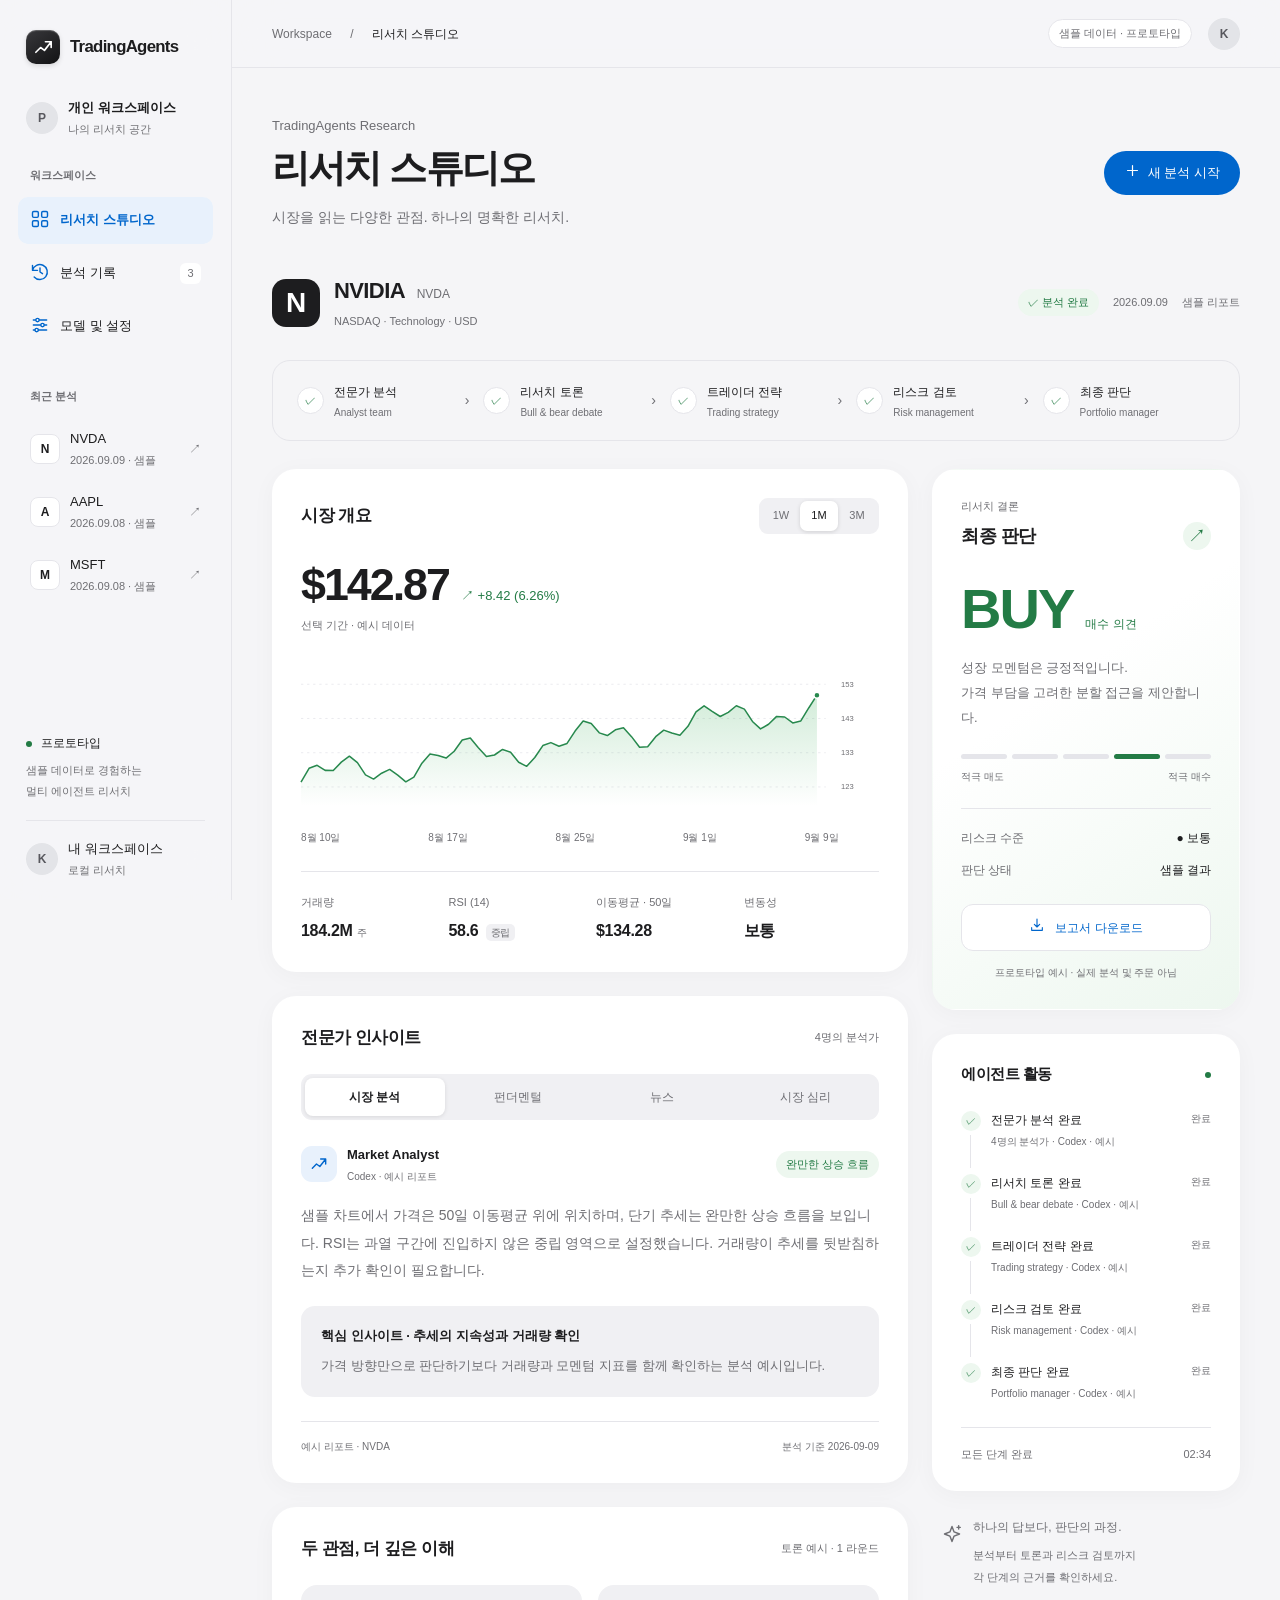
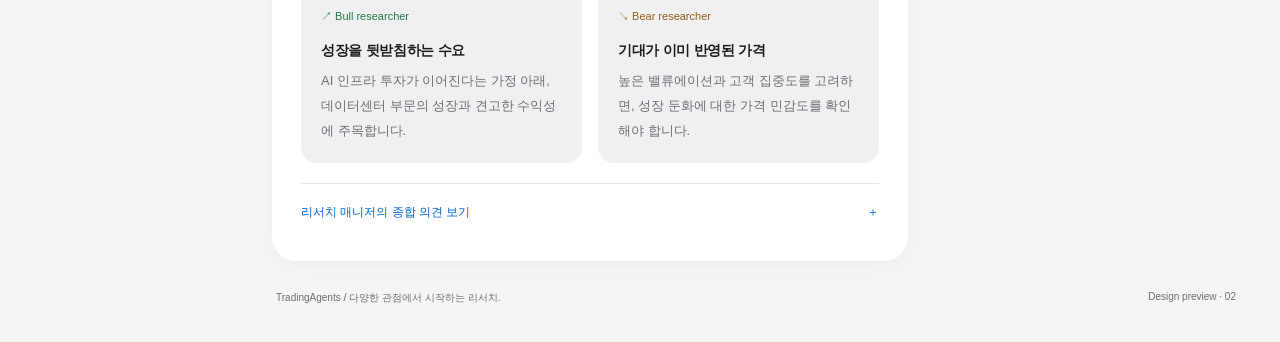
<file: prototype/index.html>
<!doctype html>
<html lang="ko">
<head><meta charset="UTF-8"><meta name="viewport" content="width=device-width,initial-scale=1"><title>TradingAgents · Research workspace</title><link rel="stylesheet" href="style.css"><link rel="stylesheet" href="apple.css"></head>
<body>
<a class="skip-link" href="#mainContent">본문으로 건너뛰기</a>
<aside class="sidebar">
  <a class="brand" href="./"><span class="brandmark" data-icon="chart" aria-hidden="true"></span> TradingAgents<span class="brand-dot">®</span></a>
  <div class="workspace"><span class="avatar">P</span><div>개인 워크스페이스<small>나의 리서치 공간</small></div><span>⌄</span></div>
  <div class="nav-label">워크스페이스</div>
  <nav><button class="nav active" data-view="research"><span data-icon="grid" aria-hidden="true"></span> 리서치 스튜디오</button><button class="nav" data-view="history"><span data-icon="history" aria-hidden="true"></span> 분석 기록 <span class="count" id="historyCount">3</span></button><button class="nav" data-view="settings"><span data-icon="settings" aria-hidden="true"></span> 모델 및 설정</button></nav>
  <div class="recent-head nav-label">최근 분석</div>
  <div id="recent"></div>
  <div class="sidebar-bottom"><div class="sandbox"><span class="status-dot"></span> 프로토타입<p>샘플 데이터로 경험하는<br>멀티 에이전트 리서치</p></div><div class="profile"><span class="avatar dark">K</span><div>내 워크스페이스<small>로컬 리서치</small></div><span>⌘</span></div></div>
</aside>
<div class="shell">
  <header><div>Workspace <span>/</span> <strong id="breadcrumb">리서치 스튜디오</strong></div><div class="header-right"><span class="prototype-badge">샘플 데이터 · 프로토타입</span><span class="avatar">K</span></div></header>
  <main id="mainContent" tabindex="-1">
    <section class="page-heading"><div><div class="eyebrow">TradingAgents Research</div><h1 id="pageTitle">리서치 스튜디오</h1><p id="pageDescription">시장을 읽는 다양한 관점. 하나의 명확한 리서치.</p></div><button class="primary" id="newAnalysis"><span data-icon="plus" aria-hidden="true"></span> 새 분석 시작</button></section>
    <section id="researchView">
      <div class="research-top"><div class="stock-heading"><span class="stock-logo" id="stockLogo">N</span><div><h2><span id="stockName">NVIDIA</span> <span id="ticker">NVDA</span></h2><p id="stockMeta">NASDAQ · Technology · USD</p></div></div><div class="research-meta"><span class="pill green" id="runStatus">✓ 분석 완료</span><span id="analysisDate">2026.09.09</span><span class="sample">샘플 리포트</span></div></div>
      <div class="pipeline" id="pipeline"></div>
      <div class="dashboard-grid">
        <div class="main-column">
          <section class="card market-card"><div class="card-heading"><div><span class="eyebrow">MARKET OVERVIEW</span><h3>시장 개요</h3></div><div class="periods" aria-label="차트 기간"><button aria-pressed="false" data-period="1W">1W</button><button class="selected" aria-pressed="true" data-period="1M">1M</button><button aria-pressed="false" data-period="3M">3M</button></div></div><div class="price-row"><strong id="price">$142.87</strong><span id="priceChange">↗ +8.42 (6.26%)</span><small>선택 기간 · 예시 데이터</small></div><div class="chart-wrap"><svg id="chart" viewBox="0 0 760 185" role="img" aria-label="샘플 주가 추이"></svg></div><div class="chart-labels" id="chartLabels"></div><div class="market-stats"><div><small>거래량</small><strong>184.2M <span>주</span></strong></div><div><small>RSI (14)</small><strong>58.6 <span class="neutral">중립</span></strong></div><div><small>이동평균 · 50일</small><strong>$134.28</strong></div><div><small>변동성</small><strong>보통 <span class="mini-bars">▂▄▆</span></strong></div></div></section>
          <section class="card report-card"><div class="card-heading"><div><span class="eyebrow">AGENT INTELLIGENCE</span><h3>전문가 인사이트</h3></div><span class="muted">4 analysts</span></div><div class="tabs" role="tablist" aria-label="분석가 리포트"><button class="active" role="tab" aria-selected="true" data-tab="market">시장 분석</button><button role="tab" aria-selected="false" data-tab="fundamentals">펀더멘털</button><button role="tab" aria-selected="false" data-tab="news">뉴스</button><button role="tab" aria-selected="false" data-tab="sentiment">시장 심리</button></div><div id="reportContent" role="tabpanel" aria-label="분석가 리포트 내용"></div></section>
          <section class="card debate-card"><div class="card-heading"><div><span class="eyebrow">THE OTHER SIDE OF THE TRADE</span><h3>두 관점, 더 깊은 이해</h3></div><span class="sample">토론 예시 · 1 라운드</span></div><div class="debate-grid"><div><span class="debate-label bull">↗ Bull researcher</span><h4>성장을 뒷받침하는 수요</h4><p>AI 인프라 투자가 이어진다는 가정 아래, 데이터센터 부문의 성장과 견고한 수익성에 주목합니다.</p></div><div><span class="debate-label bear">↘ Bear researcher</span><h4>기대가 이미 반영된 가격</h4><p>높은 밸류에이션과 고객 집중도를 고려하면, 성장 둔화에 대한 가격 민감도를 확인해야 합니다.</p></div></div><details><summary>리서치 매니저의 종합 의견 보기 <span>＋</span></summary><p>성장 논리와 가격 부담을 함께 고려합니다. 다음 실적에서 수요 지속성과 마진을 확인하고, 변동성에 대응할 여지를 남기는 접근을 제안하는 예시입니다.</p></details></section>
        </div>
        <div class="right-column">
          <section class="decision-card"><div class="eyebrow">리서치 결론</div><div class="decision-heading"><h3>최종 판단</h3><span>↗</span></div><div class="decision-rating">BUY <span>매수 의견</span></div><p>성장 모멘텀은 긍정적입니다.<br>가격 부담을 고려한 분할 접근을 제안합니다.</p><div class="rating-scale"><i></i><i></i><i></i><i class="on"></i><i></i></div><div class="scale-labels"><span>적극 매도</span><span>적극 매수</span></div><div class="decision-divider"></div><div class="decision-row"><span>리스크 수준</span><strong>● 보통</strong></div><div class="decision-row"><span>판단 상태</span><strong>샘플 결과</strong></div><button id="download"><span data-icon="download" aria-hidden="true"></span> 보고서 다운로드</button><small>프로토타입 예시 · 실제 분석 및 주문 아님</small></section>
          <section class="card activity-card"><div class="card-heading"><h3>에이전트 활동</h3><span class="activity-dot"></span></div><div id="activity" aria-live="polite"></div><div class="activity-footer"><span id="activitySummary">모든 단계 완료</span><span id="elapsed">02:34</span></div></section>
          <div class="note"><span data-icon="sparkles" aria-hidden="true"></span><p>하나의 답보다, 판단의 과정.<br><small>분석부터 토론과 리스크 검토까지<br>각 단계의 근거를 확인하세요.</small></p></div>
        </div>
      </div>
    </section>
    <section id="historyView" hidden><div class="card"><div class="card-heading"><h3>분석 기록</h3><span class="sample">현재 브라우저 세션의 예시</span></div><div id="historyList"></div></div></section>
    <section id="settingsView" hidden><div class="card settings-card"><span class="eyebrow">환경 설정</span><h3>리서치 모델 설정</h3><p>이 설정은 프로토타입의 새 분석 폼에 적용됩니다.</p><label>LLM 제공자<select id="settingsProvider"><option>Codex</option><option>OpenAI</option><option>Anthropic</option><option>Google</option><option>Ollama</option></select></label><label>빠른 분석 모델<input id="quickModel" value="default"></label><label>심층 추론 모델<input id="deepModel" value="default"></label><button class="primary" id="saveSettings">설정 적용</button><p class="muted">모델 이름은 직접 입력하는 예시 설정입니다. 실제 연결은 수행하지 않습니다.</p></div></section>
    <footer><span>TradingAgents <span class="muted">/</span> 다양한 관점에서 시작하는 리서치.</span><span>Design preview · 02</span></footer>
  </main>
</div>
<dialog id="analysisDialog" aria-labelledby="dialogTitle"><form id="analysisForm"><div class="modal-heading"><div><span class="eyebrow">TradingAgents</span><h2 id="dialogTitle">새로운 리서치</h2></div><button type="button" class="icon-button" id="closeDialog" aria-label="닫기">×</button></div><p class="muted">설정을 선택하고 에이전트의 분석 과정을 미리 체험하세요.</p><div class="form-grid"><label>종목<select id="symbol"><option value="NVDA">NVDA · NVIDIA</option><option value="AAPL">AAPL · Apple</option><option value="MSFT">MSFT · Microsoft</option></select></label><label>분석 기준일<input id="date" type="date" value="2026-09-09" required></label></div><label>LLM 제공자<select id="provider"><option>Codex</option><option>OpenAI</option><option>Anthropic</option><option>Google</option><option>Ollama</option></select></label><fieldset><legend>참여 분석가</legend><div class="checkboxes"><label><input type="checkbox" name="analyst" value="market" checked> 시장 분석</label><label><input type="checkbox" name="analyst" value="fundamentals" checked> 펀더멘털</label><label><input type="checkbox" name="analyst" value="news" checked> 뉴스</label><label><input type="checkbox" name="analyst" value="sentiment" checked> 시장 심리</label></div></fieldset><label>리서치 깊이<select id="depth"><option value="1">빠르게 · 토론 1 라운드</option><option value="3" selected>균형 있게 · 토론 3 라운드</option><option value="5">심층적으로 · 토론 5 라운드</option></select></label><div class="form-note">✳ 약 10초간 예시 흐름을 재생합니다. API 호출이나 실제 매매는 발생하지 않습니다.</div><p id="formError" role="alert"></p><button class="primary full" type="submit">분석 시뮬레이션 시작 →</button></form></dialog>
<div class="toast" id="toast" role="status"></div><script src="app.js"></script>
</body></html>
</file>
<file: prototype/style.css>
:root{--bg:#f7f8fa;--ink:#202a38;--muted:#87909e;--line:#e9ecf0;--green:#247457;--navy:#192b31}*{box-sizing:border-box}body{margin:0;background:var(--bg);color:var(--ink);font:13px 'DM Sans','Noto Sans KR',sans-serif}button,input,select{font:inherit}button,a,summary{ -webkit-tap-highlight-color:transparent}button{cursor:pointer}button:disabled{cursor:wait;opacity:.6}button:focus-visible,a:focus-visible,summary:focus-visible{outline:3px solid #6bad92;outline-offset:3px}a{color:inherit;text-decoration:none}.sidebar{width:244px;position:fixed;inset:0 auto 0 0;background:#fff;border-right:1px solid var(--line);padding:30px 20px;display:flex;flex-direction:column}.brand{font-size:19px;font-weight:700;letter-spacing:-.8px;display:flex;align-items:center;gap:8px}.brandmark{background:var(--navy);color:white;width:29px;height:30px;display:grid;place-items:center;border-radius:8px;font-size:26px}.brand-dot{font-size:10px;align-self:flex-start}.workspace{margin:35px 0 30px;display:flex;align-items:center;gap:10px;font-size:11px;padding:10px 8px;border:1px solid var(--line);border-radius:7px}.workspace>span:last-child{margin-left:auto}.avatar{height:30px;width:30px;flex-shrink:0;border-radius:50%;background:#e9ede7;color:#64735b;display:grid;place-items:center;font-size:11px;font-weight:600}small{display:block}.workspace small,.profile small{font-size:10px;color:var(--muted);margin-top:3px}.nav-label{font-size:9px;color:#949ca7;letter-spacing:1.4px;padding:0 12px;margin-bottom:13px}nav{display:grid;gap:6px}.nav{border:0;background:none;text-align:left;padding:12px;border-radius:6px;display:flex;gap:12px;align-items:center;color:#727c88;font-size:12px}.nav.active{color:var(--green);background:#edf4f0;font-weight:600}.nav>span:first-child{font-size:18px;line-height:18px}.count{margin-left:auto;font-size:10px;background:#e8ebee;padding:2px 5px;border-radius:4px}.recent-head{margin-top:38px;display:flex;justify-content:space-between}.recent-button{display:flex;align-items:center;width:100%;border:0;background:none;text-align:left;padding:12px;gap:10px;color:#495462}.recent-button:hover{background:#f6f7f9;border-radius:6px}.recent-icon{width:26px;height:26px;border:1px solid var(--line);border-radius:7px;display:grid;place-items:center;font-size:11px}.recent-button small{font-size:9px;color:var(--muted);margin-top:3px}.recent-button>span:last-child{margin-left:auto;color:#879782;font-size:9px}.sidebar-bottom{margin-top:auto;padding-top:30px}.sandbox{padding:15px;background:#f8f9f8;border:1px solid var(--line);border-radius:8px;font-size:10px}.status-dot,.activity-dot{display:inline-block;width:6px;height:6px;border-radius:50%;background:#71a586;margin-right:6px}.sandbox p{font-size:10px;color:var(--muted);line-height:1.9;margin:8px 0 0}.profile{display:flex;align-items:center;gap:10px;margin-top:22px;font-size:11px}.profile>span:last-child{margin-left:auto}.dark{background:#283d36;color:#fff}.shell{margin-left:244px}header{height:73px;background:#fff;border-bottom:1px solid var(--line);padding:0 40px;display:flex;align-items:center;justify-content:space-between;font-size:11px;color:var(--muted)}header strong{font-weight:400;color:#586272}header div>span:not(.avatar):not(.prototype-badge){margin:0 15px}.header-right{display:flex;align-items:center;gap:22px}.prototype-badge{font-size:9px;letter-spacing:1px;border:1px solid #e4e8e4;border-radius:4px;padding:6px 8px;color:#738070}main{max-width:1570px;margin:auto;padding:38px 40px 0}.page-heading{display:flex;justify-content:space-between;align-items:center;margin-bottom:34px}.eyebrow{font-size:9px;letter-spacing:1.7px;font-weight:600;color:#85938d}h1{font-size:29px;letter-spacing:-1.4px;margin:9px 0}h1>span{color:#5a9a79}p{line-height:1.8}.page-heading p{font-size:12px;color:var(--muted);margin:0}.primary{border:0;color:#fff;background:#2a6e53;border-radius:6px;padding:12px 18px;font-size:12px;font-weight:500;box-shadow:0 2px 3px #244c5210}.primary:hover{background:#205a43}.research-top{display:flex;align-items:center;justify-content:space-between;margin-bottom:22px}.stock-heading{display:flex;gap:12px;align-items:center}.stock-logo{display:grid;place-items:center;width:44px;height:44px;border-radius:10px;background:#eaf0e1;color:#58822d;font-weight:700;font-size:25px}.stock-heading h2{margin:0;font-size:20px;letter-spacing:-.3px}.stock-heading h2>span:last-child{font-size:11px;color:#87919a;font-weight:400;margin-left:7px}.stock-heading p{font-size:10px;color:var(--muted);margin:5px 0 0}.research-meta{display:flex;align-items:center;gap:15px;font-size:10px;color:#838c98}.pill{padding:5px 9px;border-radius:5px;font-size:10px}.green{background:#eaf3ee;color:#3f8463}.sample{font-size:9px;color:#969da7}.pipeline{display:grid;grid-template-columns:repeat(5,1fr);border:1px solid var(--line);background:white;border-radius:8px;padding:17px 19px;margin-bottom:24px;gap:15px}.step{display:flex;align-items:center;gap:9px;position:relative}.step:not(:last-child):after{content:'›';position:absolute;right:0;color:#c8cdd2}.step-number{width:25px;height:25px;display:grid;place-items:center;border-radius:50%;background:#edf4f0;color:#63947b;font-size:10px}.step strong{font-size:10px;font-weight:500}.step small{font-size:8px;color:#919aa5;margin-top:3px}.step.wait .step-number{background:#f3f4f6;color:#adb3bc}.step.running .step-number{background:var(--green);color:white;animation:pulse 1s infinite}.dashboard-grid{display:grid;grid-template-columns:minmax(0,1fr) 288px;gap:22px}.main-column,.right-column{display:flex;flex-direction:column;gap:22px}.card{border:1px solid var(--line);background:#fff;border-radius:9px;padding:24px}.card-heading{display:flex;align-items:center;justify-content:space-between;gap:8px}.card-heading h3{font-size:14px;letter-spacing:-.4px;margin:7px 0 0}.periods{display:flex;padding:3px;background:#f6f7f8;border-radius:5px}.periods button{background:none;color:#9299a3;border:0;padding:5px 9px;font-size:9px;border-radius:3px}.periods .selected{background:white;color:#324a40;box-shadow:0 1px 4px #0000000c}.price-row{display:flex;align-items:center;gap:12px;margin-top:22px}.price-row strong{font-size:29px;letter-spacing:-1px;font-weight:500}.price-row span{color:var(--green);font-size:11px}.price-row small{font-size:9px;color:#a0a6b0;margin-left:auto}.chart-wrap{margin:17px -2px 0}#chart{width:100%;height:176px;display:block;overflow:visible}.chart-labels{display:flex;justify-content:space-between;font-size:9px;color:#a3aab5;padding-right:40px}.market-stats{display:grid;grid-template-columns:repeat(4,1fr);border-top:1px solid var(--line);margin-top:22px;padding-top:19px;gap:8px}.market-stats>div:not(:first-child){border-left:1px solid var(--line);padding-left:18px}.market-stats small{font-size:9px;color:var(--muted);margin-bottom:8px}.market-stats strong{font-size:13px;font-weight:500}.market-stats span{font-size:9px;color:var(--muted)}.market-stats .neutral{background:#f1f3f5;padding:2px 4px;border-radius:3px;margin-left:3px}.market-stats .mini-bars{color:#b9a576;margin-left:5px}.muted{color:var(--muted);font-size:11px}.tabs{display:flex;gap:24px;border-bottom:1px solid var(--line);margin-top:20px}.tabs button{padding:12px 0;background:none;border:0;color:#939aa5;font-size:11px;border-bottom:2px solid transparent}.tabs .active{color:var(--green);border-bottom-color:var(--green);font-weight:600}.analyst-heading{display:flex;align-items:center;gap:9px;margin:19px 0 14px}.analyst-avatar{width:30px;height:30px;border-radius:7px;background:#eef3f0;color:#548069;display:grid;place-items:center}.analyst-heading strong{font-size:11px}.analyst-heading small{color:#9aa2ac;font-size:8px;margin-top:4px}.analyst-heading .pill{margin-left:auto}.report-text{font-size:11px;line-height:1.95;color:#6c7682}.insight{background:#f6f8f6;border-left:2px solid #91b49b;padding:11px 14px;margin-top:16px;font-size:10px;line-height:1.8;color:#718077}.insight strong{color:#43644d;display:block;margin-bottom:3px}.report-bottom{border-top:1px solid var(--line);margin-top:17px;padding-top:12px;display:flex;justify-content:space-between;color:#a1a8b0;font-size:9px}.decision-card{background:#1d3238;color:white;border-radius:9px;padding:24px;position:relative;overflow:hidden}.decision-card .eyebrow{color:#92aaa8;font-size:8px}.decision-heading{display:flex;align-items:center;justify-content:space-between}.decision-heading h3{font-weight:500;font-size:15px;margin:10px 0 0}.decision-heading>span{font-size:22px;color:#92b1a3}.decision-rating{font-size:44px;letter-spacing:-1.7px;margin:22px 0 12px;color:#cee5a6;font-weight:500}.decision-rating span{font-size:10px;letter-spacing:0;margin-left:10px;color:#aec1b8;font-weight:400}.decision-card p{font-size:11px;color:#b7c5c7;line-height:1.9}.rating-scale{display:flex;gap:5px;margin-top:22px}.rating-scale i{height:5px;flex:1;background:#3e5052;border-radius:2px}.rating-scale i.on{background:#c7e5a1}.scale-labels{display:flex;justify-content:space-between;font-size:8px;color:#8fa2a4;margin-top:8px}.decision-divider{height:1px;background:#3a4b50;margin:22px 0 17px}.decision-row{display:flex;justify-content:space-between;font-size:10px;margin:14px 0;color:#a8babc}.decision-row strong{font-size:10px;font-weight:400;color:#e0d5b8}.decision-card button{background:#f0f4ee;border:0;color:#314940;width:100%;margin-top:9px;padding:12px 13px;text-align:left;border-radius:5px;font-size:10px}.decision-card button>span{float:right}.decision-card>small{font-size:8px;color:#8c9ea0;text-align:center;margin-top:12px}.activity-card{padding:22px}.activity-card .card-heading h3{margin:0;font-size:13px}.activity-card .activity-dot{margin:0}.activity-item{display:flex;gap:11px;margin-top:23px;position:relative}.activity-item:not(:last-child):after{content:'';width:1px;height:24px;background:#e4ebe6;position:absolute;left:8px;top:19px}.activity-check{border-radius:50%;background:#edf4ef;color:#679779;width:17px;height:17px;display:grid;place-items:center;font-size:8px;flex-shrink:0}.activity-item strong{display:block;font-size:10px;font-weight:500}.activity-item small{font-size:9px;color:#a0a7b0;margin-top:5px}.activity-item time{margin-left:auto;font-size:8px;color:#9da6af}.activity-footer{border-top:1px solid var(--line);margin-top:23px;padding-top:14px;display:flex;justify-content:space-between;font-size:9px;color:#929ca6}.note{display:flex;gap:11px;color:#8b9788;padding:0 13px}.note>span{font-size:20px;margin-top:7px}.note p{font-size:11px;margin:0;line-height:2}.note small{font-size:10px;color:#a0a6ad}.debate-grid{display:grid;grid-template-columns:1fr 1fr;gap:25px;margin-top:23px}.debate-grid>div+div{border-left:1px solid var(--line);padding-left:25px}.debate-label{font-size:10px}.bull{color:#528568}.bear{color:#b68b71}.debate-grid h4{font-size:12px;font-weight:500;margin:12px 0 7px}.debate-grid p{font-size:10px;color:#8b939f;margin:0;line-height:1.95}details{margin-top:20px;padding-top:15px;border-top:1px solid var(--line);font-size:10px;color:#778379}summary{cursor:pointer;list-style:none}summary>span{float:right}details p{color:#84908a}footer{display:flex;justify-content:space-between;padding:25px 0;font-size:9px;color:#a2aab2}footer>span:last-child{font-size:8px;letter-spacing:1px}dialog{width:540px;border:1px solid var(--line);border-radius:14px;padding:30px;color:var(--ink);box-shadow:0 20px 100px #13251e30}dialog::backdrop{background:#16282270;backdrop-filter:blur(4px)}.modal-heading{display:flex;justify-content:space-between;align-items:center}.modal-heading h2{font-size:21px;letter-spacing:-.8px}.icon-button{border:0;background:#f2f4f3;border-radius:5px;font-size:24px;color:#7c8880;width:30px;height:30px}label{display:block;font-size:11px;font-weight:500;margin-top:17px}input,select{display:block;width:100%;margin-top:8px;padding:11px;border:1px solid #dfe5e1;border-radius:5px;background:#fff;color:#58665e}.form-grid{display:grid;grid-template-columns:1fr 1fr;gap:16px}fieldset{border:0;padding:0;margin:22px 0 0}legend{font-size:11px}.checkboxes{display:grid;grid-template-columns:1fr 1fr;gap:10px}.checkboxes label{display:flex;align-items:center;gap:7px;margin-top:10px}.checkboxes input{width:auto;margin:0;accent-color:var(--green)}.form-note{font-size:10px;background:#f0f5f0;padding:12px;color:#70816f;line-height:1.8;border-radius:5px;margin:22px 0 15px}.full{width:100%}#formError{color:#b05f4c;font-size:11px}.toast{position:fixed;bottom:25px;left:50%;transform:translate(-50%,20px);padding:13px 22px;background:#243b32;color:white;border-radius:8px;opacity:0;pointer-events:none;transition:.2s;font-size:12px;z-index:5}.toast.show{opacity:1;transform:translate(-50%,0)}.history-row{display:flex;align-items:center;gap:20px;width:100%;background:white;border:0;border-top:1px solid var(--line);padding:22px 0;text-align:left}.history-row:first-child{margin-top:20px}.history-row>span:last-child{margin-left:auto;color:var(--green)}.settings-card{max-width:620px}.settings-card>button{margin-top:24px}[hidden]{display:none!important}@keyframes pulse{50%{opacity:.45}}@media(min-width:1600px){main{padding-top:44px}.card{padding:28px}#chart{height:215px}}@media(max-width:1200px){.sidebar{width:210px;padding:25px 15px}.brand{font-size:17px}.shell{margin-left:210px}main{padding:28px 25px 0}header{padding:0 25px}.dashboard-grid{grid-template-columns:minmax(0,1fr) 255px;gap:16px}.card,.decision-card{padding:19px}.price-row small{display:none}.step small{font-size:7px}.pipeline{gap:8px;padding:15px 12px}.step{gap:6px}.tabs{gap:19px}}@media(max-width:1000px){.sidebar{width:185px}.brand{font-size:14px}.shell{margin-left:185px}.workspace{font-size:9px}.dashboard-grid{grid-template-columns:1fr}.right-column{display:grid;grid-template-columns:1fr 1fr}.note{display:none}.step small{display:none}.research-meta{gap:8px}.research-meta .sample{display:none}}@media(max-width:700px){.sidebar{position:static;width:100%;padding:16px;border-right:0;border-bottom:1px solid var(--line)}.brand{font-size:19px}.workspace,.nav-label,#recent,.sidebar-bottom{display:none}nav{display:flex;margin-top:15px}.nav{font-size:10px;padding:9px;flex:1;justify-content:center;gap:6px}.nav>span:first-child{font-size:14px}.shell{margin-left:0}header{height:50px;padding:0 18px}.header-right .avatar{display:none}.prototype-badge{font-size:7px}main{padding:24px 16px 0}.page-heading{align-items:flex-start;gap:10px;margin-bottom:26px}h1{font-size:25px}.eyebrow{font-size:7px}.page-heading p{font-size:10px;max-width:220px}.page-heading .primary{font-size:10px;padding:11px;white-space:nowrap}.research-meta{flex-direction:column;gap:5px;font-size:9px}.stock-heading h2{font-size:18px}.pipeline{gap:4px;padding:12px 7px}.step{flex-direction:column;gap:6px}.step strong{font-size:8px}.step:not(:last-child):after{top:7px;right:-3px}.right-column{display:flex}.card{padding:19px}.price-row strong{font-size:28px}.market-stats>div:not(:first-child){padding-left:8px}.market-stats strong{font-size:11px}.market-stats small{font-size:8px}.debate-grid{gap:15px}.debate-grid>div+div{padding-left:15px}.tabs{justify-content:space-between;gap:10px}.card-heading .sample{max-width:80px;font-size:8px}footer{font-size:8px;gap:20px}footer>span:last-child{display:none}dialog{width:calc(100% - 24px);padding:23px}.modal-heading h2{font-size:19px}.history-row{gap:10px;font-size:10px}}@media(prefers-reduced-motion:reduce){*{animation:none!important;transition:none!important}}
</file>
<file: prototype/apple.css>
/* Apple-inspired refinement: semantic surfaces, system type, restrained accent. */
:root{color-scheme:light dark;--bg:#f5f5f7;--surface:#fff;--secondary:#f0f0f3;--glass:rgba(246,246,248,.9);--ink:#1d1d1f;--muted:#6e6e73;--line:#e5e5ea;--accent:#0066cc;--accent-soft:#e8f1fc;--green:#237b45;--green-soft:#edf7ef;--caution:#946015;--chart-line:#28894e;--chart-fill:#34a853;--navy:#1d1d1f}
html{scroll-padding-top:88px}body{font:.875rem/1.5 -apple-system,BlinkMacSystemFont,'Segoe UI','Malgun Gothic',sans-serif;-webkit-font-smoothing:antialiased}button{transition:background .18s,box-shadow .18s,opacity .18s}button:active:not(:disabled){opacity:.75}button:disabled{cursor:not-allowed}button:focus-visible,a:focus-visible,summary:focus-visible,input:focus-visible,select:focus-visible{outline:3px solid var(--accent);outline-offset:4px}h1,h2,h3,h4,p{overflow-wrap:break-word}svg.icon{width:20px;height:20px;flex-shrink:0;stroke:currentColor;stroke-width:1.7;fill:none;stroke-linecap:round;stroke-linejoin:round}.skip-link{position:fixed;top:-80px;left:20px;z-index:100;padding:12px 20px;background:var(--surface);border:2px solid var(--accent);border-radius:12px}.skip-link:focus{top:12px}
.sidebar{width:232px;padding:30px 18px 22px;background:var(--glass);backdrop-filter:blur(24px);-webkit-backdrop-filter:blur(24px);overflow-y:auto;z-index:20}.brand{padding:0 8px;gap:10px;font-size:1.05rem;font-weight:650;letter-spacing:-.7px}.brandmark{width:34px;height:34px;flex-shrink:0;border-radius:10px;background:linear-gradient(145deg,#38383b,#121214);box-shadow:inset 0 1px 1px #ffffff40,0 2px 5px #0002}.brandmark .icon{width:23px;height:23px}.brand-dot{display:none}.workspace{margin:34px 8px 30px;padding:0;border:0;font-size:.8125rem;font-weight:600}.workspace>span:last-child{display:none}.workspace small,.profile small{color:var(--muted);font-weight:400;font-size:.6875rem}.avatar,.dark{width:32px;height:32px;background:#e3e4e8;color:#58585e;font-size:.75rem}.nav-label{font-size:.6875rem;font-weight:600;color:var(--muted);letter-spacing:0}.nav{min-height:44px;border-radius:10px;font-size:.8125rem;color:var(--ink);gap:10px}.nav .icon{color:var(--accent)}.nav.active{background:var(--accent-soft);color:var(--accent)}.nav:hover,.recent-button:hover{background:var(--line)}.count{display:grid;place-items:center;min-width:21px;height:21px;border-radius:6px;font-size:.6875rem;background:var(--surface);color:var(--muted)}.recent-button{border-radius:10px;color:var(--ink);font-size:.8125rem}.recent-icon{width:30px;height:30px;border-radius:8px;background:var(--surface);font-size:.75rem;font-weight:650;flex-shrink:0}.recent-button small{font-size:.6875rem;color:var(--muted)}.recent-button>span:last-child{color:var(--muted);font-size:.75rem}.sidebar-bottom{padding-top:50px}.sandbox{margin:0 8px;padding:0 0 18px;border:0;border-bottom:1px solid var(--line);border-radius:0;background:transparent;font-size:.75rem}.sandbox p{font-size:.6875rem;color:var(--muted)}.status-dot,.activity-dot{background:var(--green)}.profile{padding:18px 8px 0;margin:0;font-size:.8125rem}.profile>span:last-child{display:none}
.shell{margin-left:232px}header{position:sticky;top:0;z-index:15;min-height:68px;height:auto;padding:16px 40px;background:var(--glass);backdrop-filter:blur(24px);-webkit-backdrop-filter:blur(24px);font-size:.75rem}header strong{color:var(--ink);font-weight:500}.header-right{gap:16px}.prototype-badge{font-size:.6875rem;letter-spacing:0;border-radius:20px;border-color:var(--line);background:var(--surface);color:var(--muted);padding:5px 10px}main{max-width:1416px;padding:48px 40px 0}.page-heading{gap:24px;margin-bottom:44px}.eyebrow{font-size:.6875rem;letter-spacing:0;font-weight:500;color:var(--muted)}.page-heading .eyebrow{font-size:.8125rem;margin-bottom:9px}h1{font-size:clamp(2rem,3vw,2.75rem);line-height:1.2;letter-spacing:-1.8px;margin:0 0 14px}.page-heading p{font-size:.875rem;color:var(--muted)}.primary{display:inline-flex;align-items:center;justify-content:center;gap:7px;flex-shrink:0;min-height:44px;padding:11px 20px;border-radius:24px;background:var(--accent);color:#fff;font-size:.8125rem;box-shadow:none}.primary:hover{background:var(--accent);filter:brightness(1.08);box-shadow:0 3px 15px #0066cc26}.primary .icon{width:17px;height:17px}
.research-top{gap:16px;margin-bottom:28px}.stock-heading{gap:14px}.stock-logo{width:48px;height:48px;border-radius:14px;background:var(--ink);color:var(--surface);font-size:1.75rem;font-weight:650}.stock-heading h2{font-size:1.375rem;letter-spacing:-.6px}.stock-heading h2>span:last-child{font-size:.75rem;color:var(--muted);letter-spacing:0}.stock-heading p{font-size:.6875rem;color:var(--muted)}.research-meta{gap:14px;font-size:.6875rem;color:var(--muted)}.pill{padding:5px 10px;border-radius:20px;font-size:.6875rem;font-weight:500;white-space:nowrap}.green{color:var(--green);background:var(--green-soft)}.sample,.muted{font-size:.6875rem;color:var(--muted)}.pipeline{grid-template-columns:repeat(5,minmax(0,1fr));background:transparent;border-radius:18px;padding:20px 24px;gap:14px;margin-bottom:28px}.step{gap:10px}.step-number{width:27px;height:27px;flex-shrink:0;background:var(--surface);border:1px solid var(--line);color:var(--green);font-size:.6875rem}.step strong{font-size:.75rem}.step small{font-size:.625rem;color:var(--muted)}.step:not(:last-child):after{color:var(--muted)}.step.wait .step-number{color:var(--muted);background:var(--secondary)}.step.running .step-number{background:var(--accent);border-color:var(--accent);animation:pulse 1.8s ease-in-out infinite}
.dashboard-grid{grid-template-columns:minmax(0,1fr) 308px;gap:24px;align-items:start}.main-column,.right-column{gap:24px;min-width:0}.card,.decision-card{min-width:0;border:1px solid transparent;background:var(--surface);border-radius:24px;padding:28px;box-shadow:0 4px 24px #00000009}.card-heading{gap:16px}.card-heading .eyebrow{display:none}.card-heading h3{font-size:1.0625rem;letter-spacing:-.5px;font-weight:650;margin:0}.periods{background:var(--secondary);border-radius:9px}.periods button{min-width:38px;min-height:30px;border-radius:7px;color:var(--muted);font-size:.6875rem;font-weight:500}.periods .selected{color:var(--ink);background:var(--surface);box-shadow:0 1px 4px #0002}.price-row{align-items:baseline;flex-wrap:wrap;gap:7px 12px;margin-top:25px}.price-row strong{font-size:clamp(2.5rem,3.5vw,3.375rem);font-weight:650;line-height:1.15;letter-spacing:-2px;font-variant-numeric:tabular-nums}.price-row span{font-size:.8125rem;font-weight:500}.price-row small{display:block;flex-basis:100%;margin:0;color:var(--muted);font-size:.6875rem}.chart-wrap{margin:24px 0 0}#chart{height:auto;aspect-ratio:3.55}#chart line{stroke:var(--line)}#chart text{fill:var(--muted)}.chart-labels{font-size:.625rem;color:var(--muted);padding-right:7%;margin-top:10px}.market-stats{grid-template-columns:repeat(4,minmax(0,1fr));gap:12px;margin-top:26px;padding-top:22px}.market-stats>div:not(:first-child){padding-left:0;border:0}.market-stats small{font-size:.6875rem;color:var(--muted)}.market-stats strong{font-size:1rem;font-weight:600;letter-spacing:-.3px}.market-stats span{font-size:.625rem;color:var(--muted);font-weight:400}.market-stats .neutral{background:var(--secondary);padding:3px 5px;border-radius:5px}.mini-bars{display:none}
.tabs{gap:4px;padding:4px;border:0;border-radius:11px;background:var(--secondary);margin:24px 0}.tabs button{flex:1;padding:10px 6px;border:0;border-radius:8px;color:var(--muted);font-size:.75rem;white-space:nowrap}.tabs .active{color:var(--ink);background:var(--surface);box-shadow:0 1px 4px #0000001a}.analyst-heading{margin:0 0 18px;gap:10px}.analyst-avatar{width:36px;height:36px;flex-shrink:0;border-radius:11px;background:var(--accent-soft);color:var(--accent)}.analyst-heading strong{font-size:.8125rem;font-weight:600}.analyst-heading small{font-size:.625rem;color:var(--muted)}.report-text{font-size:.875rem;color:var(--muted);line-height:1.95}.insight{padding:18px 20px;border:0;border-radius:14px;background:var(--secondary);font-size:.8125rem;line-height:1.9;color:var(--muted);margin-top:22px}.insight strong{color:var(--ink);font-weight:600;margin-bottom:5px}.report-bottom{gap:12px;font-size:.625rem;color:var(--muted);margin-top:24px;padding-top:17px}
.decision-card{background:linear-gradient(145deg,var(--surface) 40%,var(--green-soft));color:var(--ink)}.decision-card .eyebrow{font-size:.6875rem;color:var(--muted)}.decision-heading{margin-top:8px}.decision-heading h3{font-size:1.125rem;margin:0;font-weight:650;letter-spacing:-.5px}.decision-heading>span{display:grid;place-items:center;width:28px;height:28px;border-radius:50%;background:var(--green-soft);color:var(--green);font-size:18px}.decision-rating{display:flex;flex-wrap:wrap;align-items:baseline;gap:12px;font-size:3.5rem;line-height:1.2;font-weight:650;letter-spacing:-2px;margin:25px 0 14px;color:var(--green)}.decision-rating span{font-size:.75rem;font-weight:500;color:var(--green);margin:0}.decision-card p{font-size:.8125rem;color:var(--muted);line-height:1.9}.rating-scale{margin-top:24px}.rating-scale i{background:var(--line);border-radius:5px}.rating-scale i.on{background:var(--green)}.scale-labels{font-size:.625rem;color:var(--muted);margin-top:10px}.decision-divider{background:var(--line);margin:24px 0 20px}.decision-row{font-size:.75rem;color:var(--muted);gap:12px}.decision-row strong{font-size:.75rem;font-weight:500;color:var(--ink)}.decision-card button{display:flex;align-items:center;justify-content:center;gap:10px;min-height:44px;border:1px solid var(--line);border-radius:12px;background:var(--surface);color:var(--accent);font-size:.75rem;padding:12px 8px;margin-top:25px}.decision-card button:hover{background:var(--accent-soft)}.decision-card button .icon{width:16px;height:16px}.decision-card>small{font-size:.625rem;line-height:1.7;color:var(--muted);margin-top:13px}.activity-card .card-heading h3{font-size:.9375rem}.activity-item{gap:10px;margin-top:25px}.activity-check{width:20px;height:20px;font-size:.625rem;background:var(--green-soft);color:var(--green)}.activity-item:not(:last-child):after{left:9px;top:24px;bottom:-19px;height:auto;background:var(--line)}.activity-item strong{font-size:.75rem}.activity-item small,.activity-item time{font-size:.625rem;color:var(--muted)}.activity-item time{white-space:nowrap}.activity-footer{font-size:.6875rem;color:var(--muted);margin-top:26px;padding-top:18px}.note{padding:0 10px;color:var(--muted)}.note p{font-size:.75rem}.note small{font-size:.6875rem;color:var(--muted);margin-top:5px}
.debate-grid{gap:16px;margin-top:24px;grid-template-columns:repeat(2,minmax(0,1fr))}.debate-grid>div,.debate-grid>div+div{background:var(--secondary);border:0;border-radius:16px;padding:20px}.debate-label{font-size:.6875rem;font-weight:500}.bull{color:var(--green)}.bear{color:var(--caution)}.debate-grid h4{font-size:.875rem;font-weight:600;letter-spacing:-.3px;margin:14px 0 8px}.debate-grid p{font-size:.8125rem;color:var(--muted);line-height:1.9}details{padding-top:0}summary{display:flex;align-items:center;justify-content:space-between;gap:15px;min-height:48px;padding-top:8px;font-size:.75rem;color:var(--accent)}summary::-webkit-details-marker{display:none}details[open] summary>span{transform:rotate(45deg)}details p{font-size:.8125rem;color:var(--muted)}footer{font-size:.625rem;color:var(--muted);padding:28px 4px 36px}footer>span:last-child{font-size:.625rem;letter-spacing:0}
dialog{width:560px;max-width:calc(100% - 32px);max-height:calc(100dvh - 48px);padding:30px;border-color:var(--line);border-radius:26px;background:var(--surface);box-shadow:0 30px 100px #0003}dialog[open]{animation:sheet-in .22s ease-out}dialog::backdrop{background:#0005;backdrop-filter:blur(6px)}.modal-heading{align-items:flex-start;gap:14px}.modal-heading h2{font-size:1.5rem;margin:7px 0;letter-spacing:-.9px}.icon-button{display:grid;place-items:center;flex-shrink:0;width:44px;height:44px;border-radius:50%;background:var(--secondary);color:var(--muted)}label,legend{font-size:.8125rem;font-weight:500}label{margin-top:20px}input,select{min-width:0;min-height:44px;border-color:var(--line);border-radius:10px;background:var(--secondary);color:var(--ink);padding:11px 12px}.form-grid{grid-template-columns:repeat(2,minmax(0,1fr))}.checkboxes{grid-template-columns:repeat(2,minmax(0,1fr));gap:0 12px}.checkboxes label{min-height:44px;margin:4px 0 0;gap:10px}.checkboxes input{width:18px;height:18px;min-height:0;accent-color:var(--accent)}.form-note{padding:14px 16px;border-radius:12px;background:var(--secondary);color:var(--muted);font-size:.6875rem;margin:24px 0 20px}#formError{color:#bb352d;font-size:.8125rem}.toast{max-width:calc(100% - 40px);width:max-content;border:1px solid var(--line);border-radius:18px;padding:15px 22px;background:var(--surface);color:var(--ink);box-shadow:0 8px 35px #0002;font-size:.8125rem;z-index:50}.history-row{flex-wrap:wrap;gap:18px;padding:24px 10px;background:var(--surface);color:var(--ink);font-size:.8125rem}.history-row:hover{background:var(--secondary)}.history-row>span:last-child{color:var(--accent)}.settings-card{max-width:640px}.settings-card h3{font-size:1.375rem;letter-spacing:-.6px;margin:8px 0}.settings-card>p{color:var(--muted)}
@keyframes sheet-in{from{opacity:0;transform:translateY(8px)}to{opacity:1;transform:translateY(0)}}
@media(prefers-color-scheme:dark){:root{--bg:#161618;--surface:#232325;--secondary:#2d2d30;--glass:rgba(30,30,32,.9);--ink:#f5f5f7;--muted:#a8a8ae;--line:#3c3c40;--accent:#78b9ff;--accent-soft:#23384e;--green:#73cd91;--green-soft:#24392c;--caution:#e3b56d;--chart-line:#73cd91;--chart-fill:#42ac68}.primary,.primary:hover{background:#0066cc;color:white}.avatar,.dark{background:#3c3c40;color:#d1d1d6}.stock-logo{background:#3c3c40;color:white}#formError{color:#ff9c96}}
@media(min-width:1600px){main{padding:56px 56px 0}.dashboard-grid{grid-template-columns:minmax(0,1fr) 332px}.card,.decision-card{padding:32px}#chart{height:auto}}
@media(max-width:1200px){.sidebar{width:210px}.shell{margin-left:210px}main{padding:36px 28px 0}header{padding-inline:28px}.brand{font-size:.9375rem;padding:0 3px;gap:8px}.dashboard-grid{grid-template-columns:minmax(0,1fr) 278px;gap:20px}.card,.decision-card{padding:24px}.pipeline{padding:18px;gap:8px}.step{gap:7px}.step small{display:none}.step strong{font-size:.6875rem}.card-heading h3{font-size:.9375rem}.price-row strong{font-size:2.625rem}.market-stats{grid-template-columns:repeat(2,minmax(0,1fr));gap:16px}}
@media(max-width:1050px){.dashboard-grid{grid-template-columns:minmax(0,1fr)}.right-column{display:grid;grid-template-columns:repeat(2,minmax(0,1fr));align-items:start}.note{display:none}.market-stats{grid-template-columns:repeat(4,minmax(0,1fr))}.research-meta .sample{display:none}.page-heading{align-items:flex-start}.page-heading .primary{margin-top:25px}}
@media(max-width:760px){html{scroll-padding-top:20px}.sidebar{position:static;width:100%;padding:20px 22px 0;border:0;background:transparent;backdrop-filter:none;overflow:visible}.brand{font-size:1.0625rem}.brandmark{width:30px;height:30px;border-radius:9px}.workspace,.nav-label,#recent,.sidebar-bottom{display:none}nav{display:flex;position:fixed;bottom:0;left:0;right:0;z-index:30;padding:8px 12px calc(8px + env(safe-area-inset-bottom));margin:0;background:var(--glass);backdrop-filter:blur(24px);-webkit-backdrop-filter:blur(24px);border-top:1px solid var(--line);gap:5px}.nav{flex:1;flex-direction:column;justify-content:center;gap:4px;min-height:56px;font-size:.6875rem;border-radius:14px;padding:7px 3px}.nav .icon{color:var(--muted)}.nav.active .icon{color:var(--accent)}.nav .count{display:none}.shell{margin-left:0}header{position:static;background:none;backdrop-filter:none;border:0;min-height:42px;padding:12px 24px 0}header>div:first-child{display:none}.header-right .avatar{display:none}.prototype-badge{border:0;padding:0;background:transparent}main{padding:25px 20px 85px}.page-heading{flex-wrap:wrap;gap:18px;margin-bottom:34px}.page-heading .eyebrow{display:none}h1{font-size:2.125rem;letter-spacing:-1.5px;margin-bottom:12px}.page-heading p{font-size:.9375rem;max-width:310px}.page-heading .primary{margin:0;font-size:.8125rem;padding:11px 20px}.research-top{align-items:flex-start;margin-bottom:22px}.stock-heading{gap:10px}.stock-logo{width:42px;height:42px;border-radius:12px}.stock-heading h2{font-size:1.25rem}.stock-heading h2>span:last-child{display:block;margin:2px 0 0;font-size:.6875rem}.stock-heading p{display:none}.research-meta{flex-direction:column;gap:5px;align-items:flex-end;font-size:.6875rem}.pipeline{padding:16px 8px;border-radius:18px;gap:3px;margin-bottom:20px}.step{flex-direction:column;gap:8px}.step strong{font-size:.625rem}.step:not(:last-child):after{top:4px;right:-4px}.card,.decision-card{padding:24px 20px;border-radius:22px}.dashboard-grid,.main-column,.right-column{gap:20px}.right-column{display:flex}.card-heading h3{font-size:1rem}.card-heading{gap:10px}.periods button{min-height:44px;min-width:34px;padding:4px 7px}.price-row strong{font-size:2.75rem}#chart{aspect-ratio:2.3}.market-stats{grid-template-columns:repeat(2,minmax(0,1fr));gap:20px 16px}.market-stats strong{font-size:1.0625rem}.market-stats small{font-size:.75rem}.tabs{gap:0}.tabs button{font-size:.75rem;min-height:44px;padding-inline:3px}.analyst-heading{flex-wrap:wrap}.analyst-heading .pill{font-size:.625rem}.report-text{font-size:1rem}.insight{font-size:.9375rem;padding:16px}.report-bottom{flex-wrap:wrap;font-size:.6875rem}.debate-grid{grid-template-columns:1fr}.debate-grid h4{font-size:1rem}.debate-grid p,details p{font-size:.9375rem}.debate-label{font-size:.75rem}.debate-card .sample{max-width:90px;text-align:right;font-size:.6875rem}.decision-card p{font-size:.9375rem}.activity-item strong{font-size:.875rem}.activity-item small{font-size:.75rem}.activity-item time{font-size:.6875rem}.activity-card{padding:26px}footer{font-size:.6875rem;gap:20px;padding-bottom:10px}footer>span:last-child{display:none}dialog{width:100%;max-width:calc(100% - 24px);max-height:calc(100dvh - 24px);padding:24px 20px}.modal-heading h2{font-size:1.25rem}input,select{font-size:1rem}.form-grid{grid-template-columns:1fr;gap:0}.toast{bottom:calc(88px + env(safe-area-inset-bottom))}.history-row{gap:12px;font-size:.75rem}}
@media(prefers-reduced-transparency:reduce){.sidebar,header,nav{background:var(--bg);backdrop-filter:none;-webkit-backdrop-filter:none}dialog::backdrop{backdrop-filter:none;background:#0009}}
@media(prefers-contrast:more){:root{--muted:#444;--line:#777}.card,.decision-card{border-color:var(--line)}}
@media(prefers-color-scheme:dark) and (prefers-contrast:more){:root{--muted:#ddd;--line:#999}}
@media(prefers-reduced-motion:reduce){*,*::before,*::after{animation:none!important;transition:none!important;scroll-behavior:auto!important}}
</file>
